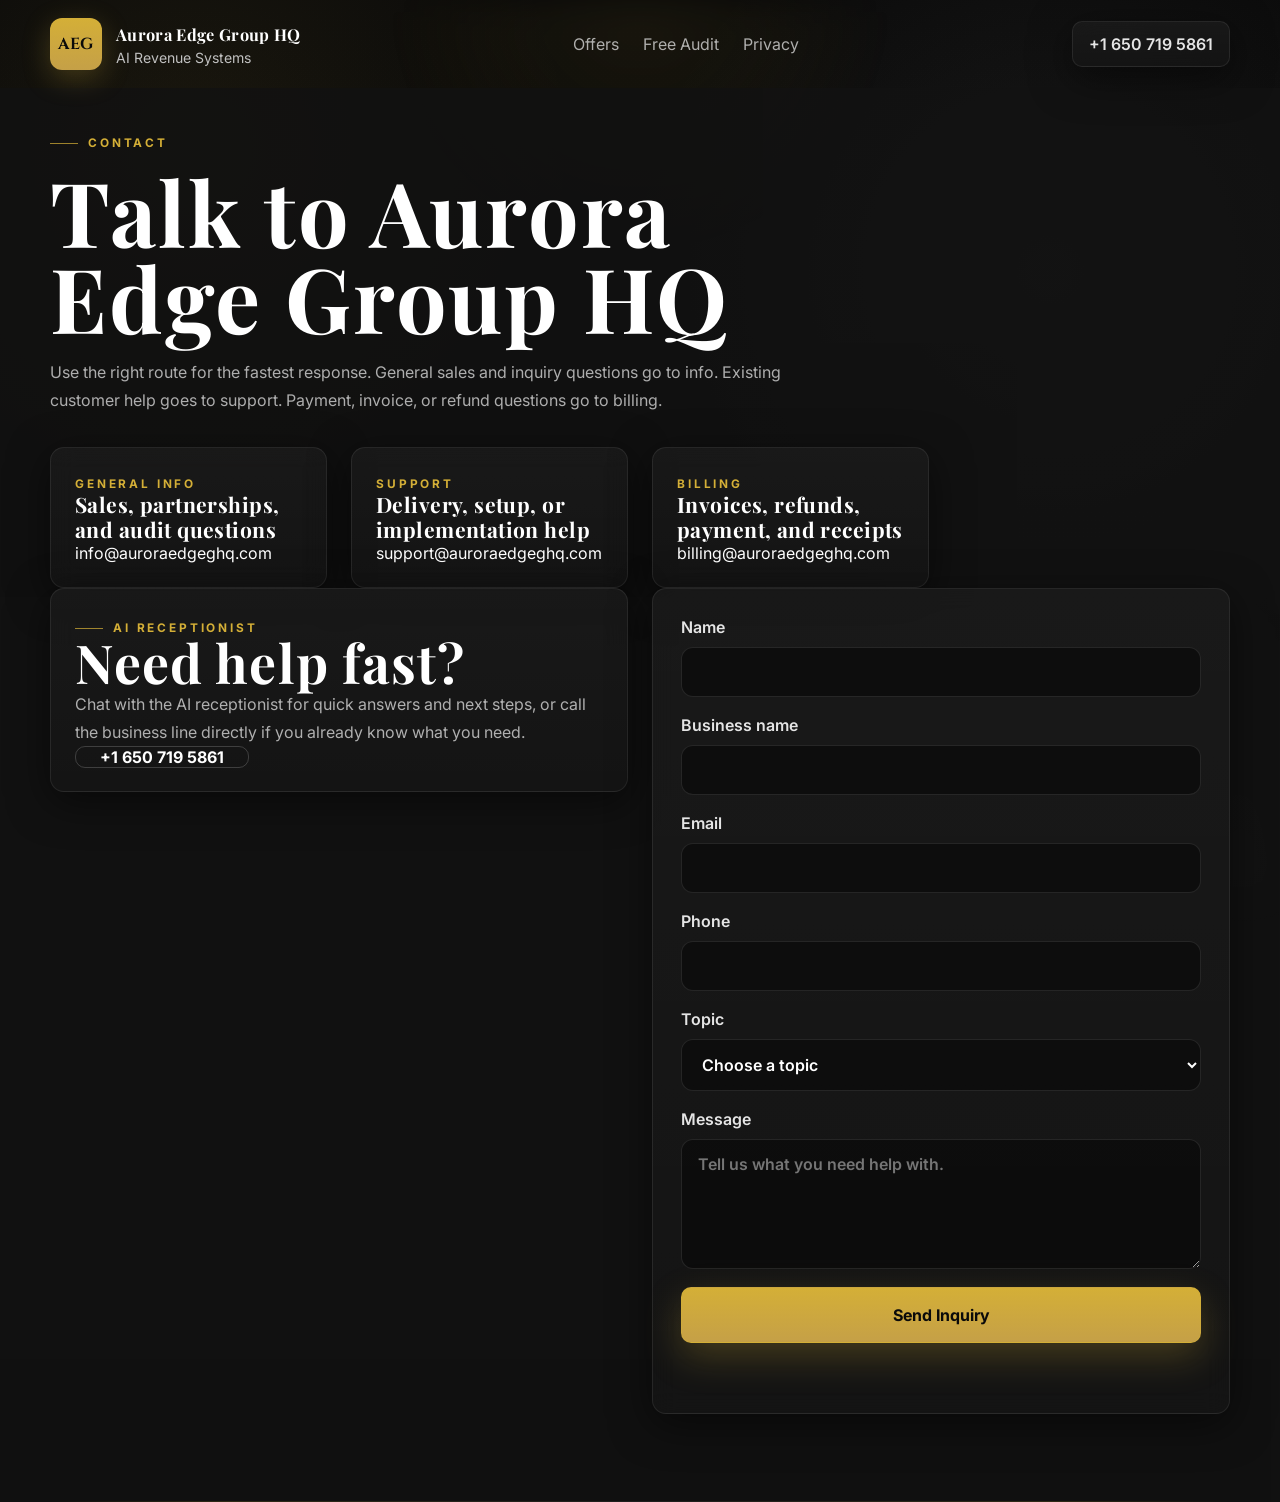
<file: site/contact.html>
<!DOCTYPE html>
<html lang="en">
  <head>
    <meta charset="UTF-8" />
    <meta name="viewport" content="width=device-width, initial-scale=1.0" />
    <title>Contact Aurora Edge Group HQ</title>
    <meta
      name="description"
      content="Contact Aurora Edge Group HQ for AI audits, support questions, billing, or general partnership inquiries."
    />
    <link rel="preconnect" href="https://fonts.googleapis.com" />
    <link rel="preconnect" href="https://fonts.gstatic.com" crossorigin />
    <link
      href="https://fonts.googleapis.com/css2?family=Playfair+Display:wght@500;600;700;800&family=Cinzel:wght@500;600;700&family=Inter:wght@400;500;600;700;800&display=swap"
      rel="stylesheet"
    />
    <link rel="stylesheet" href="./styles.css" />
  </head>
  <body data-page="contact">
    <div class="site-noise"></div>

    <header class="site-header">
      <div class="container nav-shell">
        <a class="brand" href="./index.html">
          <span class="brand-mark">AEG</span>
          <span class="brand-copy">
            <strong data-business-name>Aurora Edge Group HQ</strong>
            <span>AI Revenue Systems</span>
          </span>
        </a>
        <nav class="site-nav" aria-label="Primary">
          <a href="./index.html#offers">Offers</a>
          <a href="./index.html#free-audit">Free Audit</a>
          <a href="./privacy.html">Privacy</a>
        </nav>
        <div class="nav-actions">
          <a class="nav-link-pill" data-phone-link href="tel:+16507195861" data-phone-display>+1 650 719 5861</a>
        </div>
      </div>
    </header>

    <main class="section simple-page">
      <div class="container">
        <section class="page-hero reveal">
          <span class="eyebrow">Contact</span>
          <h1>Talk to Aurora Edge Group HQ</h1>
          <p class="section-copy">
            Use the right route for the fastest response. General sales and inquiry
            questions go to info. Existing customer help goes to support. Payment,
            invoice, or refund questions go to billing.
          </p>
        </section>

        <section class="contact-route-grid">
          <article class="info-card reveal">
            <span class="meta-label">General info</span>
            <h3>Sales, partnerships, and audit questions</h3>
            <a data-info-email-link href="mailto:info@auroraedgeghq.com">info@auroraedgeghq.com</a>
          </article>
          <article class="info-card reveal">
            <span class="meta-label">Support</span>
            <h3>Delivery, setup, or implementation help</h3>
            <a data-support-email-link href="mailto:support@auroraedgeghq.com">support@auroraedgeghq.com</a>
          </article>
          <article class="info-card reveal">
            <span class="meta-label">Billing</span>
            <h3>Invoices, refunds, payment, and receipts</h3>
            <a data-billing-email-link href="mailto:billing@auroraedgeghq.com">billing@auroraedgeghq.com</a>
          </article>
        </section>

        <section class="contact-page-grid">
          <div class="info-card reveal">
            <span class="eyebrow">AI receptionist</span>
            <h2>Need help fast?</h2>
            <p class="section-copy">
              Chat with the AI receptionist for quick answers and next steps, or
              call the business line directly if you already know what you need.
            </p>
            <a class="button button-secondary" data-phone-link href="tel:+16507195861" data-phone-display>+1 650 719 5861</a>
          </div>

          <form class="glass-form reveal" data-contact-form>
            <label>
              Name
              <input type="text" name="name" required />
            </label>
            <label>
              Business name
              <input type="text" name="businessName" required />
            </label>
            <label>
              Email
              <input type="email" name="email" required />
            </label>
            <label>
              Phone
              <input type="tel" name="phone" />
            </label>
            <label>
              Topic
              <select name="niche">
                <option value="">Choose a topic</option>
                <option value="General Inquiry">General Inquiry</option>
                <option value="Fast Audit">Fast Audit</option>
                <option value="AI Receptionist">AI Receptionist</option>
                <option value="Lead Follow-Up">Lead Follow-Up</option>
              </select>
            </label>
            <label class="full-span">
              Message
              <textarea name="notes" rows="5" placeholder="Tell us what you need help with."></textarea>
            </label>
            <button class="button button-primary" type="submit">Send Inquiry</button>
            <p class="form-feedback" data-contact-form-status></p>
          </form>
        </section>
      </div>
    </main>

    <script
      src="https://ionos.ai-voice-receptionist.com/chat-scripts-MqGN74WP/web-chat.js"
      name="web-chat"
      data-client-secret="9967da09-5cae-43a1-8fe0-b3613589c1b4">
    </script>
    <script src="./config.js"></script>
    <script src="./app.js"></script>
  </body>
</html>
</file>
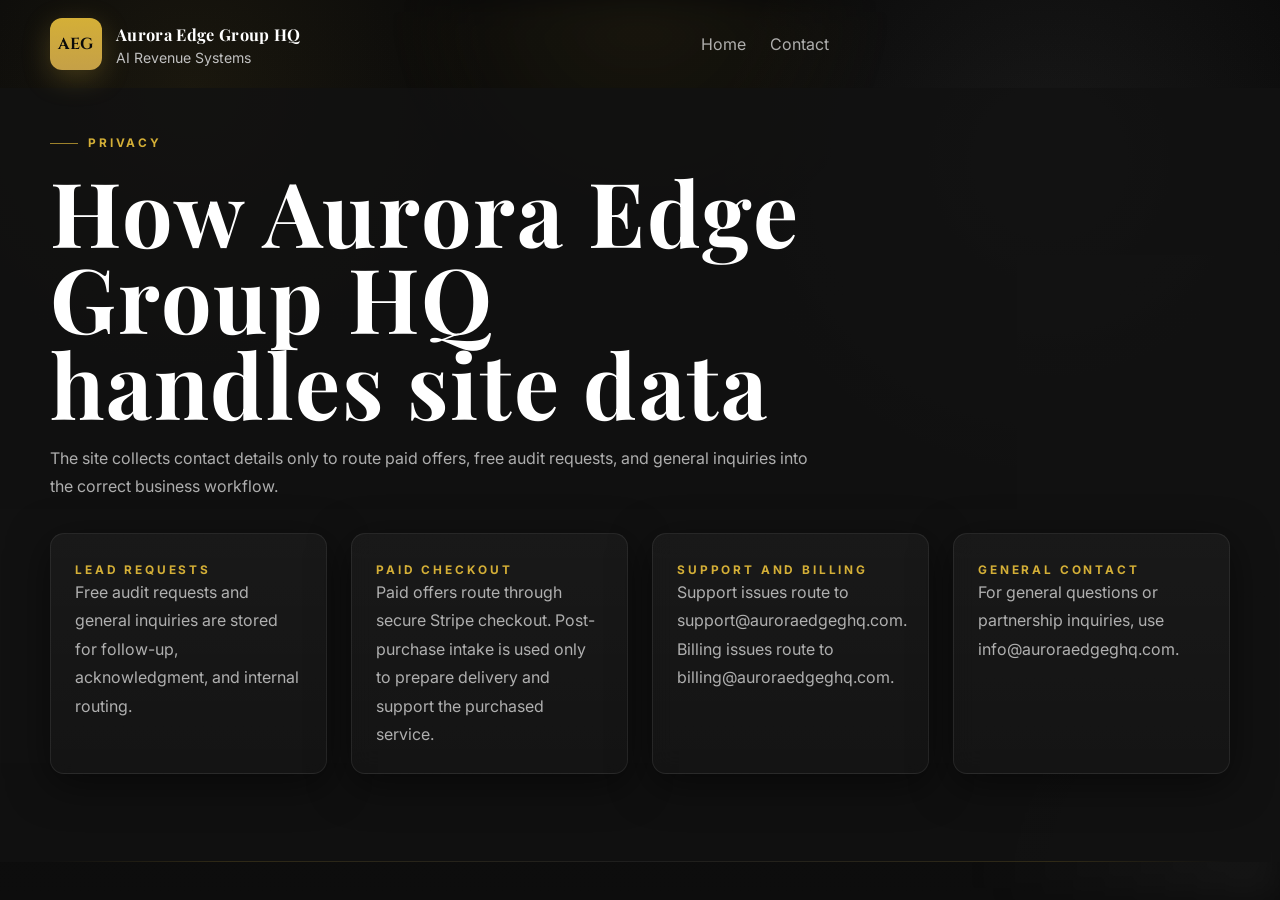
<file: site/privacy.html>
<!DOCTYPE html>
<html lang="en">
  <head>
    <meta charset="UTF-8" />
    <meta name="viewport" content="width=device-width, initial-scale=1.0" />
    <title>Privacy | Aurora Edge Group HQ</title>
    <meta
      name="description"
      content="Privacy information for Aurora Edge Group HQ and how lead, checkout, and contact data are handled."
    />
    <link rel="preconnect" href="https://fonts.googleapis.com" />
    <link rel="preconnect" href="https://fonts.gstatic.com" crossorigin />
    <link
      href="https://fonts.googleapis.com/css2?family=Playfair+Display:wght@500;600;700;800&family=Cinzel:wght@500;600;700&family=Inter:wght@400;500;600;700;800&display=swap"
      rel="stylesheet"
    />
    <link rel="stylesheet" href="./styles.css" />
  </head>
  <body data-page="privacy">
    <div class="site-noise"></div>

    <header class="site-header">
      <div class="container nav-shell">
        <a class="brand" href="./index.html">
          <span class="brand-mark">AEG</span>
          <span class="brand-copy">
            <strong data-business-name>Aurora Edge Group HQ</strong>
            <span>AI Revenue Systems</span>
          </span>
        </a>
        <nav class="site-nav" aria-label="Primary">
          <a href="./index.html">Home</a>
          <a href="./contact.html">Contact</a>
        </nav>
      </div>
    </header>

    <main class="section simple-page">
      <div class="container">
        <section class="page-hero reveal">
          <span class="eyebrow">Privacy</span>
          <h1>How Aurora Edge Group HQ handles site data</h1>
          <p class="section-copy">
            The site collects contact details only to route paid offers, free audit
            requests, and general inquiries into the correct business workflow.
          </p>
        </section>

        <section class="legal-grid">
          <article class="info-card reveal">
            <span class="meta-label">Lead requests</span>
            <p>
              Free audit requests and general inquiries are stored for follow-up,
              acknowledgment, and internal routing.
            </p>
          </article>
          <article class="info-card reveal">
            <span class="meta-label">Paid checkout</span>
            <p>
              Paid offers route through secure Stripe checkout. Post-purchase intake
              is used only to prepare delivery and support the purchased service.
            </p>
          </article>
          <article class="info-card reveal">
            <span class="meta-label">Support and billing</span>
            <p>
              Support issues route to <a data-support-email-link href="mailto:support@auroraedgeghq.com">support@auroraedgeghq.com</a>.
              Billing issues route to <a data-billing-email-link href="mailto:billing@auroraedgeghq.com">billing@auroraedgeghq.com</a>.
            </p>
          </article>
          <article class="info-card reveal">
            <span class="meta-label">General contact</span>
            <p>
              For general questions or partnership inquiries, use
              <a data-info-email-link href="mailto:info@auroraedgeghq.com">info@auroraedgeghq.com</a>.
            </p>
          </article>
        </section>
      </div>
    </main>

    <script src="./config.js"></script>
    <script src="./app.js"></script>
  </body>
</html>
</file>
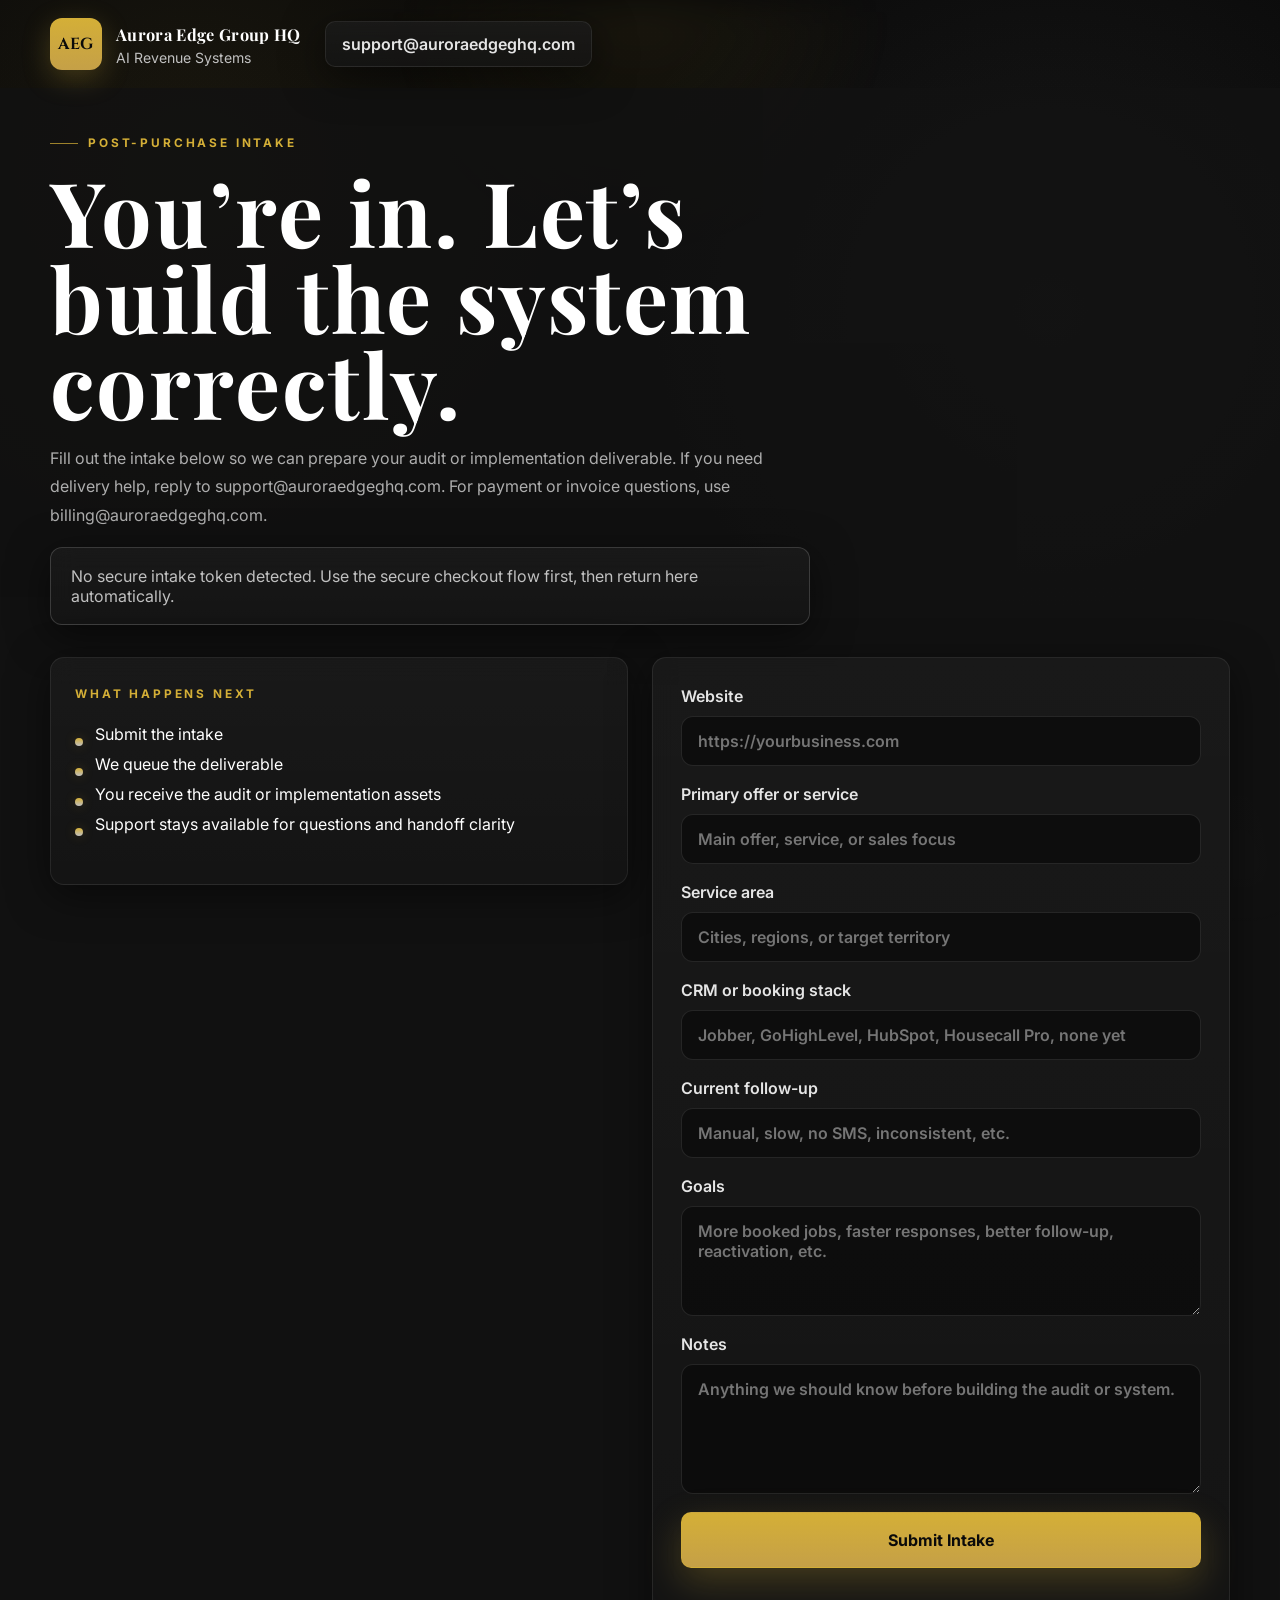
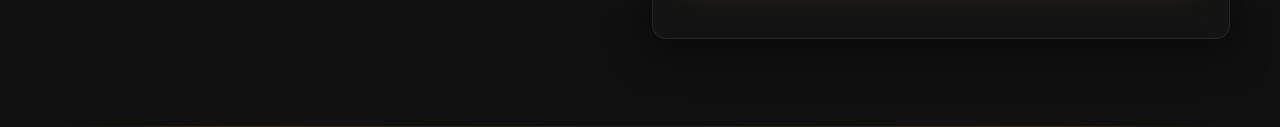
<file: site/thank-you.html>
<!DOCTYPE html>
<html lang="en">
  <head>
    <meta charset="UTF-8" />
    <meta name="viewport" content="width=device-width, initial-scale=1.0" />
    <title>Complete Your Intake | Aurora Edge Group HQ</title>
    <meta
      name="description"
      content="Complete your Aurora Edge Group HQ intake so we can build your purchased audit or implementation deliverable."
    />
    <link rel="preconnect" href="https://fonts.googleapis.com" />
    <link rel="preconnect" href="https://fonts.gstatic.com" crossorigin />
    <link
      href="https://fonts.googleapis.com/css2?family=Playfair+Display:wght@500;600;700;800&family=Cinzel:wght@500;600;700&family=Inter:wght@400;500;600;700;800&display=swap"
      rel="stylesheet"
    />
    <link rel="stylesheet" href="./styles.css" />
  </head>
  <body data-page="thank-you">
    <div class="site-noise"></div>

    <header class="site-header">
      <div class="container nav-shell">
        <a class="brand" href="./index.html">
          <span class="brand-mark">AEG</span>
          <span class="brand-copy">
            <strong data-business-name>Aurora Edge Group HQ</strong>
            <span>AI Revenue Systems</span>
          </span>
        </a>
        <div class="nav-actions">
          <a class="nav-link-pill" data-support-email-link href="mailto:support@auroraedgeghq.com">Need help?</a>
        </div>
      </div>
    </header>

    <main class="section simple-page">
      <div class="container">
        <section class="page-hero reveal">
          <span class="eyebrow">Post-purchase intake</span>
          <h1>You’re in. Let’s build the system correctly.</h1>
          <p class="section-copy">
            Fill out the intake below so we can prepare your audit or implementation
            deliverable. If you need delivery help, reply to
            <a data-support-email-link href="mailto:support@auroraedgeghq.com">support@auroraedgeghq.com</a>.
            For payment or invoice questions, use
            <a data-billing-email-link href="mailto:billing@auroraedgeghq.com">billing@auroraedgeghq.com</a>.
          </p>
          <div class="session-pill" data-session-state>Looking for your secure intake token…</div>
        </section>

        <section class="thank-you-grid">
          <div class="info-card reveal">
            <span class="meta-label">What happens next</span>
            <ul class="offer-list">
              <li>Submit the intake</li>
              <li>We queue the deliverable</li>
              <li>You receive the audit or implementation assets</li>
              <li>Support stays available for questions and handoff clarity</li>
            </ul>
          </div>

          <form class="glass-form reveal" data-intake-form>
            <label>
              Website
              <input type="url" name="website" placeholder="https://yourbusiness.com" />
            </label>
            <label>
              Primary offer or service
              <input type="text" name="primaryOffer" placeholder="Main offer, service, or sales focus" />
            </label>
            <label>
              Service area
              <input type="text" name="serviceArea" placeholder="Cities, regions, or target territory" />
            </label>
            <label>
              CRM or booking stack
              <input type="text" name="crm" placeholder="Jobber, GoHighLevel, HubSpot, Housecall Pro, none yet" />
            </label>
            <label>
              Current follow-up
              <input type="text" name="salesFollowUp" placeholder="Manual, slow, no SMS, inconsistent, etc." />
            </label>
            <label class="full-span">
              Goals
              <textarea name="goals" rows="4" placeholder="More booked jobs, faster responses, better follow-up, reactivation, etc."></textarea>
            </label>
            <label class="full-span">
              Notes
              <textarea name="notes" rows="5" placeholder="Anything we should know before building the audit or system."></textarea>
            </label>
            <button class="button button-primary" type="submit">Submit Intake</button>
            <p class="form-feedback" data-intake-form-status></p>
          </form>
        </section>
      </div>
    </main>

    <script src="./config.js"></script>
    <script src="./app.js"></script>
  </body>
</html>
</file>
<file: site/styles.css>
:root {
  --color-black: #0a0a0a;
  --color-charcoal: #121212;
  --color-dark-gray: #1e1e1e;
  --color-gold-primary: #d4af37;
  --color-gold-soft: #c5a047;
  --color-gold-glow: rgba(212, 175, 55, 0.25);
  --color-silver: #c0c0c0;
  --color-light-gray: #e5e5e5;
  --color-white: #ffffff;
  --color-border-subtle: rgba(255, 255, 255, 0.08);
  --color-border-strong: rgba(212, 175, 55, 0.24);
  --color-surface: rgba(30, 30, 30, 0.9);
  --color-surface-soft: rgba(18, 18, 18, 0.88);
  --color-surface-glass: rgba(18, 18, 18, 0.74);
  --color-text-primary: var(--color-white);
  --color-text-secondary: var(--color-light-gray);
  --color-text-muted: rgba(229, 229, 229, 0.74);
  --shadow-soft: 0 10px 40px rgba(0, 0, 0, 0.5);
  --shadow-strong: 0 30px 80px rgba(0, 0, 0, 0.62);
  --radius-xl: 16px;
  --radius-lg: 14px;
  --radius-md: 12px;
  --radius-sm: 10px;
  --container: min(1180px, calc(100% - 32px));
  --transition: 0.3s ease;
}

*,
*::before,
*::after {
  box-sizing: border-box;
}

html {
  scroll-behavior: smooth;
}

body {
  margin: 0;
  min-height: 100vh;
  background:
    radial-gradient(circle at 15% 10%, rgba(212, 175, 55, 0.08), transparent 22%),
    radial-gradient(circle at 82% 18%, rgba(192, 192, 192, 0.08), transparent 26%),
    linear-gradient(180deg, var(--color-black) 0%, #0d0d0d 100%);
  color: var(--color-text-primary);
  font-family: "Inter", sans-serif;
  text-rendering: optimizeLegibility;
  -webkit-font-smoothing: antialiased;
}

body::before {
  content: "";
  position: fixed;
  inset: 0;
  pointer-events: none;
  background:
    linear-gradient(rgba(255, 255, 255, 0.015) 1px, transparent 1px),
    linear-gradient(90deg, rgba(255, 255, 255, 0.015) 1px, transparent 1px);
  background-size: 48px 48px;
  opacity: 0.2;
  mask-image: linear-gradient(to bottom, rgba(0, 0, 0, 0.9), transparent 90%);
}

.site-noise {
  position: fixed;
  inset: 0;
  pointer-events: none;
  background:
    radial-gradient(circle at 50% 0%, rgba(212, 175, 55, 0.09), transparent 24%),
    radial-gradient(circle at 100% 100%, rgba(192, 192, 192, 0.06), transparent 22%);
  filter: blur(18px);
  opacity: 0.9;
}

img {
  display: block;
  max-width: 100%;
}

a {
  color: inherit;
  text-decoration: none;
}

button,
input,
textarea,
select {
  font: inherit;
}

.container {
  width: var(--container);
  margin: 0 auto;
}

.section {
  position: relative;
  padding: 88px 0;
}

.section::after {
  content: "";
  position: absolute;
  left: 50%;
  bottom: 0;
  width: min(1180px, calc(100% - 32px));
  height: 1px;
  transform: translateX(-50%);
  background: linear-gradient(
    90deg,
    transparent 0%,
    rgba(212, 175, 55, 0.16) 15%,
    rgba(255, 255, 255, 0.06) 50%,
    rgba(212, 175, 55, 0.16) 85%,
    transparent 100%
  );
}

.hero-section,
.how-section,
.media-band-section,
.contact-rail-section {
  background: rgba(10, 10, 10, 0.65);
}

.offer-section,
.visual-story-section,
.deliverables-section,
.free-audit-section,
.simple-page {
  background: rgba(18, 18, 18, 0.86);
}

.site-header {
  position: sticky;
  top: 0;
  z-index: 80;
  padding: 18px 0;
  transition: background-color var(--transition), border-color var(--transition),
    box-shadow var(--transition);
}

.site-header.is-scrolled {
  background: rgba(10, 10, 10, 0.92);
  border-bottom: 1px solid var(--color-border-subtle);
  backdrop-filter: blur(14px);
  box-shadow: 0 16px 40px rgba(0, 0, 0, 0.38);
}

.nav-shell,
.hero-grid,
.trust-strip-inner,
.offer-grid,
.visual-story-grid,
.steps-grid,
.deliverables-grid,
.media-band-grid,
.free-audit-grid,
.contact-rail-grid,
.footer-shell,
.contact-route-grid,
.contact-page-grid,
.legal-grid,
.thank-you-grid,
.hero-actions,
.hero-proof,
.dashboard-grid,
.deliverable-list {
  display: grid;
  gap: 24px;
}

.nav-shell {
  grid-template-columns: auto 1fr auto;
  align-items: center;
}

.brand {
  display: inline-flex;
  align-items: center;
  gap: 14px;
}

.brand-mark {
  display: grid;
  place-items: center;
  width: 52px;
  height: 52px;
  border-radius: 12px;
  background: linear-gradient(180deg, var(--color-gold-primary), var(--color-gold-soft));
  color: var(--color-black);
  font-family: "Cinzel", serif;
  font-weight: 700;
  letter-spacing: 0.06em;
  box-shadow: 0 8px 28px var(--color-gold-glow);
}

.brand-copy {
  display: grid;
  gap: 4px;
}

.brand-copy strong,
h1,
h2,
h3 {
  font-family: "Playfair Display", serif;
  letter-spacing: 0.02em;
}

.brand-copy strong {
  font-size: 1.02rem;
}

.brand-copy span {
  color: var(--color-silver);
  font-size: 0.88rem;
}

.site-nav {
  display: inline-flex;
  justify-content: center;
  gap: 24px;
  color: var(--color-text-muted);
}

.site-nav a,
.footer-links a {
  transition: color var(--transition), opacity var(--transition);
}

.site-nav a:hover,
.footer-links a:hover {
  color: var(--color-gold-primary);
}

.nav-actions {
  display: inline-flex;
  align-items: center;
  gap: 14px;
}

.nav-link-pill,
.proof-chip,
.offer-chip,
.dashboard-card,
.offer-card,
.step-card,
.media-card,
.glass-form,
.info-card,
.contact-rail,
.contact-rail-card,
.session-pill,
.check-panel,
.deliverable-item,
.dashboard-shell,
.software-card,
.hero-floating-card {
  border: 1px solid var(--color-border-subtle);
  background:
    linear-gradient(180deg, rgba(255, 255, 255, 0.03), rgba(255, 255, 255, 0.01)),
    var(--color-surface-glass);
  box-shadow: var(--shadow-soft);
  backdrop-filter: blur(12px);
}

.nav-link-pill {
  padding: 12px 16px;
  border-radius: 10px;
  color: var(--color-text-secondary);
  font-weight: 600;
}

.eyebrow,
.meta-label,
.proof-label,
.dashboard-label,
.trust-label {
  display: inline-flex;
  align-items: center;
  gap: 10px;
  font-size: 0.74rem;
  font-weight: 700;
  letter-spacing: 0.24em;
  text-transform: uppercase;
  color: var(--color-gold-primary);
}

.eyebrow::before,
.trust-label::before {
  content: "";
  width: 28px;
  height: 1px;
  background: rgba(212, 175, 55, 0.72);
}

.hero-section {
  padding-top: 52px;
}

.hero-gradient {
  position: absolute;
  inset: 0;
  background:
    radial-gradient(circle at 20% 20%, rgba(212, 175, 55, 0.09), transparent 24%),
    radial-gradient(circle at 82% 16%, rgba(192, 192, 192, 0.06), transparent 24%),
    linear-gradient(180deg, rgba(0, 0, 0, 0.78), rgba(0, 0, 0, 0.96));
  pointer-events: none;
}

.hero-grid,
.visual-story-grid,
.deliverables-grid,
.free-audit-grid,
.contact-page-grid,
.thank-you-grid {
  grid-template-columns: repeat(2, minmax(0, 1fr));
  align-items: center;
}

.hero-copy,
.story-copy,
.deliverables-copy,
.free-audit-copy,
.page-hero {
  display: grid;
  gap: 18px;
}

h1,
.page-hero h1 {
  margin: 0;
  font-size: clamp(3rem, 7vw, 5.6rem);
  line-height: 0.96;
}

.hero-copy h1 {
  position: relative;
  padding-bottom: 22px;
}

.hero-copy h1::after {
  content: "";
  position: absolute;
  left: 0;
  bottom: 0;
  width: min(150px, 38%);
  height: 2px;
  background: linear-gradient(90deg, var(--color-gold-primary), transparent);
  box-shadow: 0 0 18px var(--color-gold-glow);
}

h2 {
  margin: 0;
  font-size: clamp(2rem, 5vw, 3.35rem);
  line-height: 1.02;
}

h3 {
  margin: 0;
  font-size: 1.32rem;
  line-height: 1.2;
}

.section-copy,
.offer-copy,
.contact-note,
.footer-brand p,
.page-hero p,
.info-card p,
.offer-subnote,
.hero-floating-card p,
.dashboard-card p,
.dashboard-list,
.payment-pill span,
.funnel-mini-card span {
  margin: 0;
  color: var(--color-text-muted);
  line-height: 1.78;
}

.hero-actions {
  grid-template-columns: repeat(2, max-content);
}

.button {
  appearance: none;
  min-height: 56px;
  padding: 0 24px;
  border-radius: 10px;
  font-weight: 700;
  cursor: pointer;
  transition: transform var(--transition), box-shadow var(--transition),
    border-color var(--transition), color var(--transition), background-color var(--transition);
}

.button:hover {
  transform: translateY(-4px) scale(1.03);
}

.button-primary {
  border: 1px solid rgba(212, 175, 55, 0.5);
  background: linear-gradient(180deg, var(--color-gold-primary), var(--color-gold-soft));
  color: var(--color-black);
  box-shadow: 0 14px 36px var(--color-gold-glow);
}

.button-glow {
  box-shadow:
    0 0 0 1px rgba(212, 175, 55, 0.2) inset,
    0 18px 40px var(--color-gold-glow),
    0 0 22px rgba(212, 175, 55, 0.12);
}

.button-secondary {
  border: 1px solid rgba(255, 255, 255, 0.18);
  background: transparent;
  color: var(--color-white);
}

.button-secondary:hover,
.nav-link-pill:hover,
.offer-card:hover,
.step-card:hover,
.media-card:hover,
.info-card:hover,
.contact-rail-card:hover,
.software-card:hover {
  border-color: rgba(212, 175, 55, 0.45);
  color: var(--color-gold-primary);
  box-shadow: 0 16px 36px rgba(0, 0, 0, 0.52), 0 0 26px rgba(212, 175, 55, 0.08);
}

.button-compact {
  min-height: 48px;
  padding: 0 18px;
}

.page-banner {
  margin-bottom: 14px;
  padding: 14px 16px;
  border-radius: var(--radius-md);
  border: 1px solid rgba(212, 175, 55, 0.24);
  background: rgba(212, 175, 55, 0.08);
  color: var(--color-gold-primary);
}

.hero-proof,
.hero-metric-grid {
  grid-template-columns: repeat(2, minmax(0, 1fr));
}

.hero-metric-grid {
  grid-template-columns: repeat(3, minmax(0, 1fr));
}

.hero-metric {
  padding-top: 18px;
  border-top: 1px solid rgba(255, 255, 255, 0.08);
}

.hero-metric strong {
  display: block;
  margin-top: 8px;
  line-height: 1.45;
  color: var(--color-text-secondary);
}

.proof-chip,
.contact-rail-card,
.session-pill {
  padding: 18px 20px;
  border-radius: var(--radius-md);
}

.proof-chip strong,
.contact-rail-card a,
.session-pill {
  font-size: 1rem;
}

.hero-visual,
.image-stack,
.deliverables-visual {
  position: relative;
}

.hero-floating-card {
  position: absolute;
  z-index: 2;
  width: min(240px, 42%);
  padding: 18px;
  border-radius: var(--radius-lg);
}

.hero-floating-card strong {
  display: block;
  margin: 8px 0;
}

.hero-floating-card-top {
  top: -18px;
  right: 10px;
}

.hero-floating-card-bottom {
  bottom: -18px;
  left: -14px;
}

.dashboard-shell {
  padding: 20px;
  border-radius: var(--radius-xl);
  box-shadow: var(--shadow-strong);
}

.dashboard-topbar,
.software-topbar {
  display: flex;
  gap: 8px;
  margin-bottom: 18px;
}

.dashboard-topbar span,
.software-topbar span {
  width: 11px;
  height: 11px;
  border-radius: 999px;
  background: rgba(255, 255, 255, 0.18);
}

.dashboard-grid {
  grid-template-columns: repeat(2, minmax(0, 1fr));
}

.dashboard-card {
  padding: 20px;
  border-radius: var(--radius-lg);
}

.dashboard-card strong {
  display: block;
  margin: 8px 0 10px;
  font-size: 1.16rem;
  color: var(--color-white);
}

.dashboard-card-highlight {
  border-color: rgba(212, 175, 55, 0.22);
  background:
    linear-gradient(180deg, rgba(212, 175, 55, 0.12), rgba(255, 255, 255, 0.02)),
    rgba(30, 30, 30, 0.82);
}

.dashboard-list {
  padding-left: 18px;
}

.signal-bars {
  display: flex;
  gap: 8px;
  align-items: end;
  height: 42px;
  margin-bottom: 12px;
}

.signal-bars span {
  display: block;
  width: 12px;
  border-radius: 999px 999px 0 0;
  background: linear-gradient(180deg, var(--color-gold-primary), var(--color-silver));
}

.signal-bars span:nth-child(1) {
  height: 12px;
}

.signal-bars span:nth-child(2) {
  height: 22px;
}

.signal-bars span:nth-child(3) {
  height: 32px;
}

.signal-bars span:nth-child(4) {
  height: 40px;
}

.trust-strip {
  position: relative;
  z-index: 2;
}

.trust-strip-inner {
  grid-template-columns: auto 1fr;
  align-items: center;
  padding: 28px 24px;
  border-top: 1px solid var(--color-border-subtle);
  border-bottom: 1px solid var(--color-border-subtle);
}

.trust-list {
  display: flex;
  flex-wrap: wrap;
  gap: 14px;
}

.trust-badge {
  display: inline-flex;
  align-items: center;
  gap: 10px;
  padding: 12px 16px;
  border-radius: 999px;
  border: 1px solid rgba(255, 255, 255, 0.08);
  background: rgba(255, 255, 255, 0.02);
  color: var(--color-text-secondary);
  font-weight: 600;
}

.trust-icon {
  width: 10px;
  height: 10px;
  border-radius: 999px;
  background: linear-gradient(180deg, var(--color-gold-primary), var(--color-silver));
  box-shadow: 0 0 14px rgba(212, 175, 55, 0.24);
}

.section-head {
  display: grid;
  gap: 14px;
  margin-bottom: 36px;
  max-width: 760px;
}

.offer-grid {
  grid-template-columns: repeat(3, minmax(0, 1fr));
}

.offer-card,
.step-card,
.info-card,
.media-card,
.contact-rail,
.glass-form,
.check-panel,
.software-card {
  border-radius: var(--radius-lg);
}

.offer-card,
.step-card,
.info-card,
.software-card {
  transition: transform var(--transition), border-color var(--transition), box-shadow var(--transition),
    color var(--transition);
}

.offer-card {
  position: relative;
  padding: 30px;
}

.offer-card-featured {
  border-color: var(--color-border-strong);
  background:
    linear-gradient(180deg, rgba(212, 175, 55, 0.1), rgba(255, 255, 255, 0.02)),
    rgba(30, 30, 30, 0.88);
}

.offer-badge {
  position: absolute;
  top: 18px;
  right: 18px;
  padding: 8px 12px;
  border-radius: 999px;
  background: rgba(212, 175, 55, 0.12);
  color: var(--color-gold-primary);
  font-size: 0.82rem;
  font-weight: 700;
}

.offer-price-row {
  display: flex;
  align-items: start;
  justify-content: space-between;
  gap: 18px;
}

.offer-price {
  display: block;
  margin-bottom: 10px;
  font-size: 2.6rem;
  font-family: "Playfair Display", serif;
  font-weight: 700;
  color: var(--color-gold-primary);
}

.offer-chip {
  padding: 10px 12px;
  border-radius: 999px;
  background: rgba(255, 255, 255, 0.03);
  color: var(--color-text-secondary);
  font-size: 0.8rem;
  font-weight: 700;
  white-space: nowrap;
}

.offer-list,
.dashboard-list,
.deliverable-list {
  display: grid;
  gap: 10px;
  padding: 0;
  list-style: none;
}

.offer-list {
  margin: 22px 0 26px;
}

.offer-list li,
.deliverable-item,
.check-item {
  position: relative;
  padding-left: 20px;
}

.offer-list li::before,
.deliverable-item::before,
.check-item::before {
  content: "";
  position: absolute;
  left: 0;
  top: 0.82em;
  width: 8px;
  height: 8px;
  border-radius: 999px;
  background: linear-gradient(180deg, var(--color-gold-primary), var(--color-silver));
  box-shadow: 0 0 12px rgba(212, 175, 55, 0.22);
}

.check-panel {
  padding: 22px;
  display: grid;
  gap: 16px;
}

.check-item strong,
.deliverable-item strong,
.payment-pill strong,
.funnel-mini-card strong {
  display: block;
  margin-bottom: 6px;
  color: var(--color-white);
}

.image-stack {
  min-height: 520px;
}

.media-card {
  position: relative;
  overflow: hidden;
}

.media-card::after {
  content: "";
  position: absolute;
  inset: 0;
  background: linear-gradient(180deg, rgba(0, 0, 0, 0.12), rgba(0, 0, 0, 0.52));
  pointer-events: none;
}

.media-card img {
  width: 100%;
  height: 100%;
  object-fit: cover;
  filter: saturate(0.72) contrast(1.02) brightness(0.72);
  transition: transform 0.6s ease, filter 0.6s ease;
}

.media-card:hover img {
  transform: scale(1.03);
  filter: saturate(0.82) contrast(1.03) brightness(0.8);
}

.media-card-large {
  height: 500px;
}

.media-card-small {
  position: absolute;
  right: -18px;
  bottom: -22px;
  width: min(52%, 320px);
  height: 220px;
}

.steps-grid {
  grid-template-columns: repeat(3, minmax(0, 1fr));
}

.step-card {
  padding: 26px;
}

.step-icon {
  width: 54px;
  height: 54px;
  display: grid;
  place-items: center;
  border-radius: 12px;
  background: linear-gradient(180deg, var(--color-gold-primary), var(--color-gold-soft));
  color: var(--color-black);
  font-family: "Cinzel", serif;
  font-weight: 700;
  margin-bottom: 18px;
  box-shadow: 0 10px 30px var(--color-gold-glow);
}

.step-visual,
.message-thread,
.payment-stack,
.funnel-mini {
  display: grid;
  gap: 12px;
}

.step-visual {
  margin-top: 18px;
}

.step-pill {
  display: inline-flex;
  align-items: center;
  width: fit-content;
  min-height: 40px;
  padding: 0 14px;
  border-radius: 999px;
  border: 1px solid rgba(255, 255, 255, 0.08);
  background: rgba(255, 255, 255, 0.03);
  color: var(--color-text-secondary);
  font-size: 0.88rem;
  font-weight: 600;
}

.system-preview-grid {
  display: grid;
  gap: 20px;
  grid-template-columns: repeat(3, minmax(0, 1fr));
}

.software-card {
  padding: 24px;
}

.software-card-wide {
  grid-column: span 2;
}

.software-head {
  display: flex;
  justify-content: space-between;
  gap: 14px;
  align-items: start;
  margin-bottom: 18px;
}

.software-kicker {
  padding: 10px 12px;
  border-radius: 999px;
  border: 1px solid rgba(212, 175, 55, 0.24);
  background: rgba(212, 175, 55, 0.08);
  color: var(--color-gold-primary);
  font-size: 0.8rem;
  font-weight: 700;
}

.pipeline-board {
  display: grid;
  gap: 14px;
  grid-template-columns: repeat(3, minmax(0, 1fr));
}

.pipeline-column {
  padding: 14px;
  border-radius: 14px;
  background: rgba(255, 255, 255, 0.03);
  border: 1px solid rgba(255, 255, 255, 0.06);
}

.pipeline-label {
  display: block;
  margin-bottom: 12px;
  color: var(--color-silver);
  font-size: 0.8rem;
  font-weight: 700;
  text-transform: uppercase;
  letter-spacing: 0.14em;
}

.pipeline-chip {
  padding: 12px 14px;
  border-radius: 12px;
  background: rgba(255, 255, 255, 0.04);
  color: var(--color-text-secondary);
  font-weight: 600;
}

.pipeline-chip + .pipeline-chip {
  margin-top: 10px;
}

.message-bubble,
.payment-pill,
.funnel-mini-card {
  padding: 14px 16px;
  border-radius: 14px;
}

.message-bubble {
  max-width: 86%;
  color: var(--color-text-secondary);
  line-height: 1.65;
}

.message-bubble-incoming,
.payment-pill,
.funnel-mini-card {
  border: 1px solid rgba(255, 255, 255, 0.08);
  background: rgba(255, 255, 255, 0.03);
}

.message-bubble-outgoing {
  justify-self: end;
  border: 1px solid rgba(212, 175, 55, 0.2);
  background: rgba(212, 175, 55, 0.08);
}

.deliverable-list {
  margin-top: 18px;
}

.deliverable-item {
  padding: 16px 0 16px 22px;
  border-bottom: 1px solid rgba(255, 255, 255, 0.08);
}

.deliverable-item:last-child {
  border-bottom: 0;
}

.media-band-grid {
  grid-template-columns: repeat(3, minmax(0, 1fr));
}

.media-band-grid .media-card {
  height: 300px;
}

.secondary-note {
  padding: 18px 20px;
  border-radius: var(--radius-lg);
  border: 1px solid rgba(212, 175, 55, 0.12);
  background: rgba(212, 175, 55, 0.05);
  color: var(--color-text-muted);
  line-height: 1.75;
}

.glass-form {
  padding: 28px;
  display: grid;
  gap: 18px;
}

label {
  display: grid;
  gap: 10px;
  font-weight: 600;
  color: var(--color-text-secondary);
}

input,
textarea,
select {
  width: 100%;
  border-radius: 12px;
  border: 1px solid rgba(255, 255, 255, 0.1);
  background: rgba(10, 10, 10, 0.72);
  color: var(--color-white);
  padding: 14px 16px;
  transition: border-color var(--transition), box-shadow var(--transition), background-color var(--transition);
}

input:focus,
textarea:focus,
select:focus {
  outline: none;
  border-color: rgba(212, 175, 55, 0.45);
  box-shadow: 0 0 0 4px rgba(212, 175, 55, 0.08);
}

.full-span {
  grid-column: 1 / -1;
}

.form-feedback {
  margin: 0;
  min-height: 24px;
  color: var(--color-text-muted);
}

.form-feedback.is-success {
  color: var(--color-gold-primary);
}

.form-feedback.is-error {
  color: #f1b2b2;
}

.contact-rail {
  padding: 32px;
}

.contact-rail-grid,
.contact-route-grid,
.legal-grid {
  grid-template-columns: repeat(4, minmax(0, 1fr));
}

.contact-rail-card,
.info-card {
  padding: 24px;
  border-radius: var(--radius-lg);
}

.site-footer {
  padding: 30px 0 54px;
}

.footer-shell {
  grid-template-columns: 1fr auto;
  align-items: center;
  padding-top: 28px;
  border-top: 1px solid var(--color-border-subtle);
}

.footer-links {
  display: flex;
  flex-wrap: wrap;
  gap: 18px;
  color: var(--color-text-muted);
}

.simple-page {
  padding-top: 48px;
}

.page-hero {
  max-width: 760px;
  margin-bottom: 32px;
}

.contact-page-grid,
.thank-you-grid {
  align-items: start;
}

.session-pill {
  display: inline-flex;
  align-items: center;
  width: fit-content;
  color: var(--color-text-secondary);
}

.session-pill.is-success {
  border-color: rgba(212, 175, 55, 0.24);
  color: var(--color-gold-primary);
}

.session-pill.is-warning {
  border-color: rgba(255, 255, 255, 0.16);
  color: var(--color-silver);
}

.modal-shell {
  position: fixed;
  inset: 0;
  z-index: 120;
  display: grid;
  place-items: center;
}

.modal-shell.hidden {
  display: none;
}

.modal-backdrop {
  position: absolute;
  inset: 0;
  background: rgba(4, 4, 4, 0.84);
  backdrop-filter: blur(8px);
}

.modal-card {
  position: relative;
  z-index: 1;
  width: min(680px, calc(100% - 24px));
  max-height: calc(100vh - 40px);
  overflow: auto;
  padding: 30px;
  border-radius: 16px;
  border: 1px solid var(--color-border-subtle);
  background:
    linear-gradient(180deg, rgba(255, 255, 255, 0.04), rgba(255, 255, 255, 0.01)),
    rgba(18, 18, 18, 0.96);
  box-shadow: var(--shadow-strong);
}

.modal-close {
  position: absolute;
  top: 14px;
  right: 14px;
  width: 42px;
  height: 42px;
  border-radius: 10px;
  border: 1px solid rgba(255, 255, 255, 0.08);
  background: rgba(255, 255, 255, 0.04);
  color: var(--color-white);
  font-size: 1.4rem;
  cursor: pointer;
  transition: border-color var(--transition), color var(--transition), transform var(--transition);
}

.modal-close:hover {
  color: var(--color-gold-primary);
  border-color: rgba(212, 175, 55, 0.32);
  transform: translateY(-2px);
}

.modal-form {
  margin-top: 18px;
}

.reveal {
  opacity: 0;
  transform: translateY(22px);
  transition: opacity 0.45s ease, transform 0.45s ease;
}

.reveal.is-visible {
  opacity: 1;
  transform: none;
}

@media (max-width: 1080px) {
  .offer-grid,
  .steps-grid,
  .system-preview-grid,
  .media-band-grid,
  .contact-rail-grid,
  .contact-route-grid,
  .legal-grid {
    grid-template-columns: repeat(2, minmax(0, 1fr));
  }

  .hero-grid,
  .visual-story-grid,
  .deliverables-grid,
  .free-audit-grid,
  .contact-page-grid,
  .thank-you-grid {
    grid-template-columns: 1fr;
  }

  .hero-copy {
    order: 1;
  }

  .hero-visual {
    order: 2;
  }
}

@media (max-width: 820px) {
  .nav-shell {
    grid-template-columns: 1fr;
    justify-items: start;
    gap: 18px;
  }

  .site-nav {
    flex-wrap: wrap;
    justify-content: flex-start;
  }

  .nav-actions,
  .hero-actions,
  .footer-shell {
    grid-template-columns: 1fr;
  }

  .hero-actions {
    display: grid;
  }

  .dashboard-grid,
  .hero-proof,
  .hero-metric-grid,
  .offer-grid,
  .steps-grid,
  .system-preview-grid,
  .media-band-grid,
  .contact-rail-grid,
  .contact-route-grid,
  .legal-grid {
    grid-template-columns: 1fr;
  }

  .software-card-wide {
    grid-column: span 1;
  }

  .pipeline-board {
    grid-template-columns: 1fr;
  }

  .trust-strip-inner {
    grid-template-columns: 1fr;
  }
}

@media (max-width: 640px) {
  .section {
    padding: 72px 0;
  }

  h1,
  .page-hero h1 {
    font-size: clamp(2.35rem, 12vw, 4rem);
  }

  .button,
  .button-compact {
    width: 100%;
  }

  .nav-actions,
  .hero-actions {
    width: 100%;
  }

  .brand-copy span,
  .site-nav {
    display: none;
  }

  .hero-floating-card {
    position: relative;
    inset: auto;
    width: 100%;
  }

  .media-card-small {
    position: relative;
    width: 100%;
    right: 0;
    bottom: 0;
    height: 220px;
  }
}
</file>
